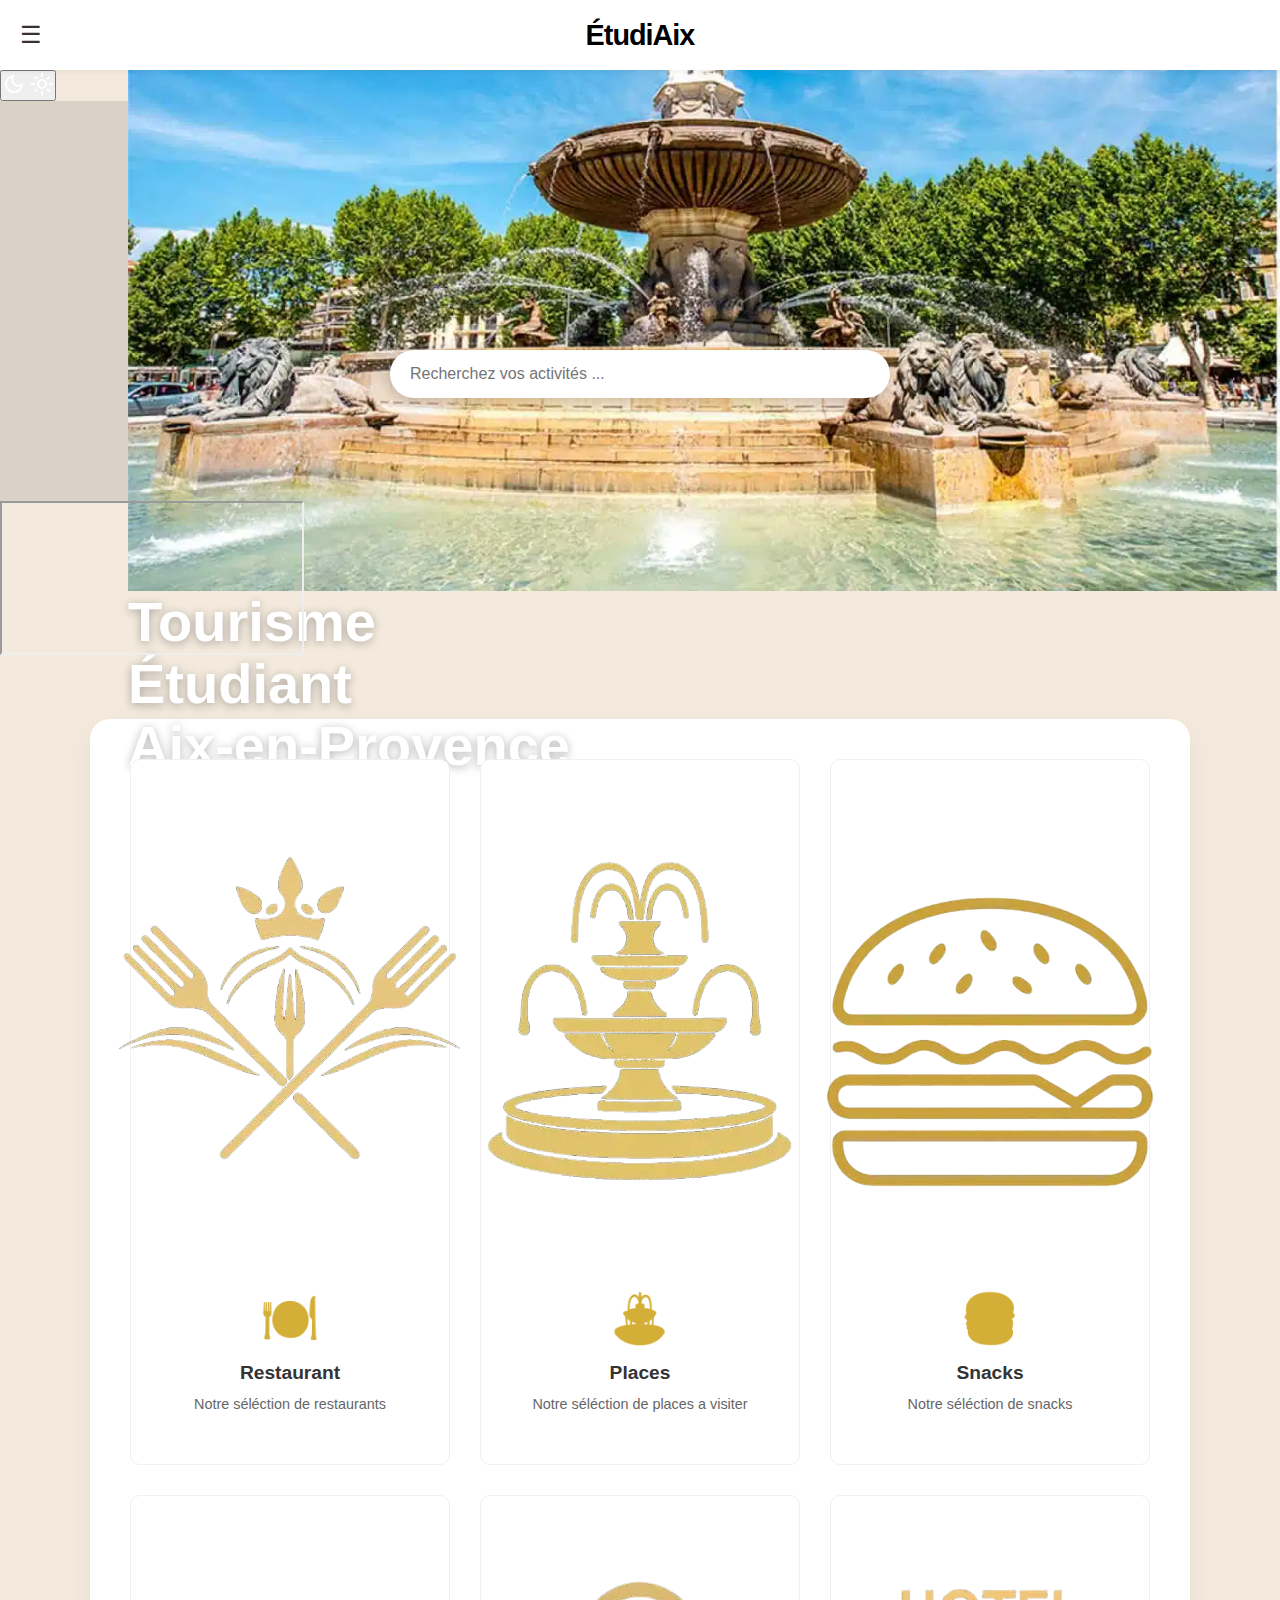
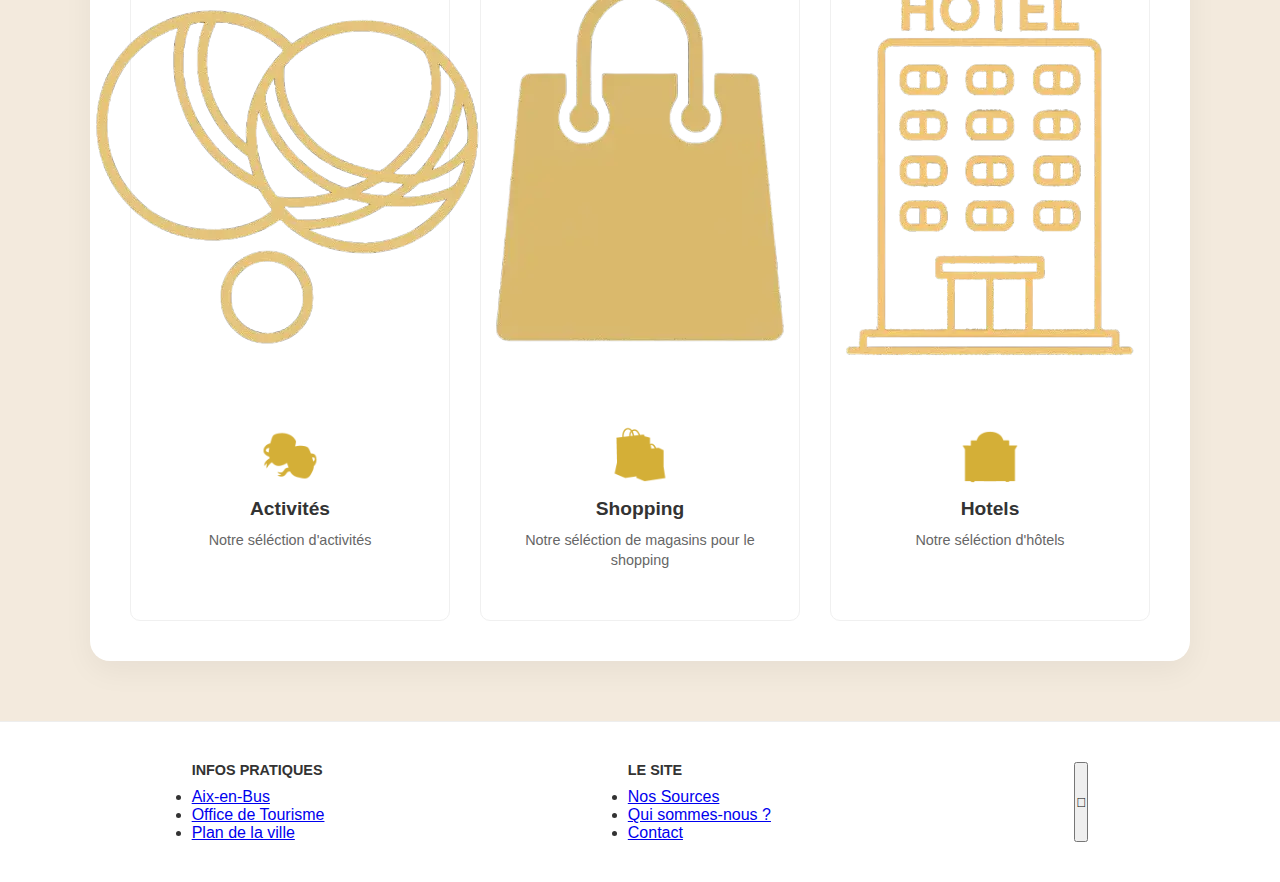
<file: Accueil/index.html>
<!DOCTYPE html>
<html lang="fr">
<head>
    <meta charset="UTF-8" />
    <meta name="viewport" content="width=device-width, initial-scale=1.0">
    <title>Page d'accueil</title>
    <link rel="stylesheet" href="accueil.css">
    <script type="module" src="global.js"></script>
    <link rel="icon" href="favicon.jpg">
    <meta name="description" content="Le site pour les bons plans étudiant sur Aix en Provence">
</head>

<body>
    <header>
        <button id="openMenu" title="menu">☰</button>
        <aside class="menu">
            <button class="close" title="Fermeture">×</button>
            <h2>Aix-Étudiants</h2>
            <h3>Menu.</h3>
            <hr>

            <ul>
                <li>
                    <span class="icon">★</span>
                    <div>
                        <p class="title">Restaurants</p>
                        <p class="desc">Meilleures adresses étudiantes.</p>
                    </div>
                    <a href="Resto/Resto.html" aria-label="Restaurant"></a>
                </li>

                <li>
                    <span class="icon">★</span>
                    <div>
                        <p class="title">Places à visiter</p>
                        <p class="desc">Le plus beau d'Aix-en-Provence.</p>
                    </div>
                    <a href="Lieux/Lieux.html" aria-label="Lieux"></a>
                </li>

                <li>
                    <span class="icon">★</span>
                    <div>
                        <p class="title">Snacks</p>
                        <p class="desc">Le moins cher pour manger</p>
                    </div>
                    <a href="Snacks/Snacks.html" aria-label="snacks"></a>
                </li>

                <li>
                    <span class="icon">★</span>
                    <div>
                        <p class="title">Activités</p>
                        <p class="desc">Pour bien s’amuser.</p>
                    </div>
                    <a href="Activités/Activités.html" aria-label="Activités"></a>
                </li>

                <li>
                    <span class="icon">★</span>
                    <div>
                        <p class="title">Shopping</p>
                        <p class="desc">Boutiques et centres d’achats</p>
                    </div>
                    <a href="Shopping/Shopping.html" aria-label="Shopping"></a>
                </li>

                <li>
                    <span class="icon">★</span>
                    <div>
                        <p class="title">Hotels</p>
                        <p class="desc">Dormir sur Aix-en-Provence.</p>
                    </div>
                    <a href="Hotel/hotel.html" aria-label="Hotel"></a>
                </li>
            </ul>

            <hr>

            <ul>
                <li>
                    <span class="icon">★</span>
                    <div>
                        <p class="title">Nous contacter</p>
                        <p class="desc">Une question ou autre ?</p>
                        <a href="formulaire.html" aria-label="Contact"></a>
                    </div>
                </li>

                <li>
                    <span class="icon">★</span>
                    <div>
                        <p class="title">Sources</p>
                        <p class="desc">Informations, sources utilisées</p>
                    </div>
                    <a href="Sources/Sources.html" aria-label="Source"></a>
                </li>
            </ul>
        </aside>
        <h1>ÉtudiAix</h1>

        <label for="search">Recherche :</label>
        <input id="search" type="search" placeholder="Recherchez vos activités ...">
    </header>

    <button id="switch" title="mode sombre">
        <svg xmlns="http://www.w3.org/2000/svg" height="24px" viewBox="0 -960 960 960" width="24px" fill="#FFFFFF"><path d="M480-120q-150 0-255-105T120-480q0-150 105-255t255-105q14 0 27.5 1t26.5 3q-41 29-65.5 75.5T444-660q0 90 63 153t153 63q55 0 101-24.5t75-65.5q2 13 3 26.5t1 27.5q0 150-105 255T480-120Zm0-80q88 0 158-48.5T740-375q-20 5-40 8t-40 3q-123 0-209.5-86.5T364-660q0-20 3-40t8-40q-78 32-126.5 102T200-480q0 116 82 198t198 82Zm-10-270Z"/></svg>
        <svg xmlns="http://www.w3.org/2000/svg" height="24px" viewBox="0 -960 960 960" width="24px" fill="#FFFFFF"><path d="M480-360q50 0 85-35t35-85q0-50-35-85t-85-35q-50 0-85 35t-35 85q0 50 35 85t85 35Zm0 80q-83 0-141.5-58.5T280-480q0-83 58.5-141.5T480-680q83 0 141.5 58.5T680-480q0 83-58.5 141.5T480-280ZM200-440H40v-80h160v80Zm720 0H760v-80h160v80ZM440-760v-160h80v160h-80Zm0 720v-160h80v160h-80ZM256-650l-101-97 57-59 96 100-52 56Zm492 496-97-101 53-55 101 97-57 59Zm-98-550 97-101 59 57-100 96-56-52ZM154-212l101-97 55 53-97 101-59-57Zm326-268Z"/></svg>
    </button>

    <main>

        <h2>
            <img src="photos/aix-rotonde-fond.webp" alt="Fontaine Aix-en-Provence">
            Tourisme <br> Étudiant <br> Aix-en-Provence
        </h2>
    
        <div class="video">
                <iframe src="https://www.youtube.com/embed/LIoTIsd1mMg" title="Aix-en-Provence" allowfullscreen></iframe>
        </div>
        
        <section>
            <article>
                <img src="photos/logo-restaurant.webp" alt="Icône Restaurant">
                <h3>Restaurant</h3>
                <p>Notre séléction de restaurants</p>
                <a href="Resto/Resto.html" aria-label="Resto"></a>
            </article>
            
            <article>
                <img src="photos/logo-places.webp" alt="Icône Places">
                <h3>Places</h3>
                <p>Notre séléction de places a visiter</p>
                <a href="Lieux/Lieux.html" aria-label="Lieux"></a>
            </article>
            
            <article>
                <img src="photos/logo-snacks.webp" alt="Icône snackou">
                <h3>Snacks</h3>
                <p>Notre séléction de snacks</p>
                <a href="Snacks/Snacks.html" aria-label="Snacks"></a>
            </article>
            
            <article>
                <img src="photos/logo-activite.webp" alt="Icône activity">
                <h3>Activités</h3>
                <p>Notre séléction d'activités</p>
                <a href="Activités/Activités.html" aria-label="Activités"></a>
            </article>
            
            <article>
                <img src="photos/logo-shopping.webp" alt="Icône Shopping">
                <h3>Shopping</h3>
                <p>Notre séléction de magasins pour le shopping</p>
                <a href="Shopping/Shopping.html" aria-label="Shopping"></a>
            </article>
            
            <article>
                <img src="photos/logo-hotel.webp" alt="Icône hotel">
                <h3>Hotels</h3>  
                <p>Notre séléction d'hôtels</p>
                <a href="Hotel/hotel.html" aria-label="Hotel"></a>
            </article>
        </section>
    </main>

    <footer>
        <div class="footer-col">
            <h4>Infos Pratiques</h4>
            <ul>
                <li><a href="https://www.aixenbus.fr/fr/">Aix-en-Bus</a></li>
                <li><a href="https://www.aixenprovencetourism.com/">Office de Tourisme</a></li>
                <li><a href="https://www.provenceweb.fr/f/bouches/aix/carte.htm">Plan de la ville</a></li>
            </ul>
        </div>

        <div class="footer-col">
            <h4>Le Site</h4>
            <ul>
                <li><a href="Sources/Sources.html">Nos Sources</a></li>
                <li><a href="https://github.com/Nisowaaa13100/Site-sea-102">Qui sommes-nous ?</a></li>
                <li><a href="formulaire.html">Contact</a></li>
            </ul>
        </div>
        <button onclick="topFunction()" id="bouton" title="Go to top">𖤂</button>
    </footer>

</body>
</html>
</file>
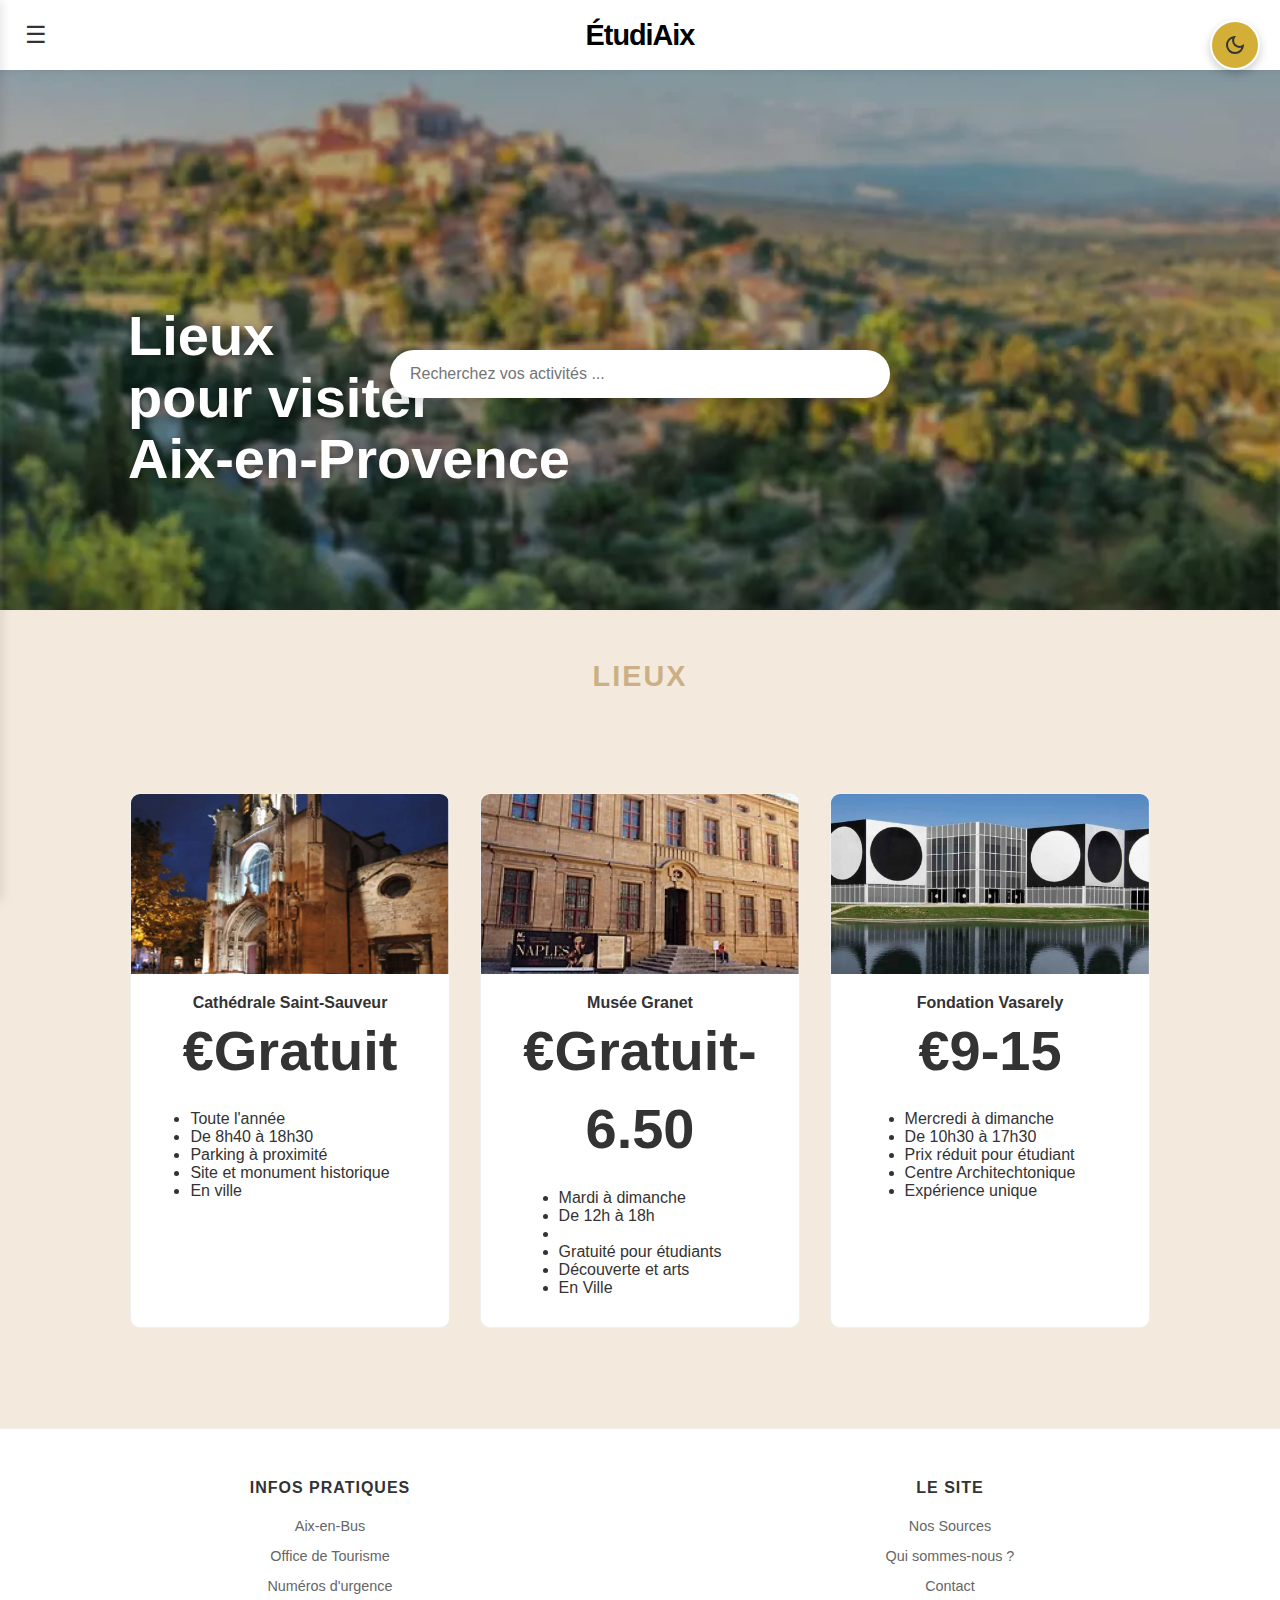
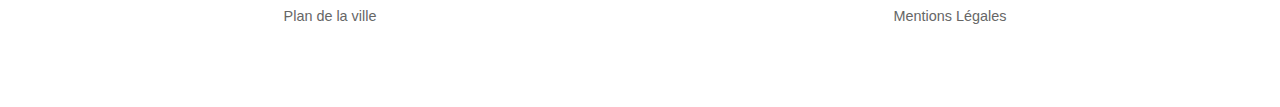
<file: Accueil/Lieux/Lieux.html>
<!DOCTYPE html>
<html lang="fr">
<head>
    <meta charset="UTF-8">
    <title>ÉtudiAix </title>
    <link rel="stylesheet" href="../global.css">
    <script type="module" src="../global.js" defer></script>
    <link rel="icon" href="../favicon.jpg">
    <meta name="description" content="Les lieux notables de Aix">

</head>
<body>
<header>
  <button id="openMenu">☰</button>
    <aside class="menu">
      <button class="close" title="Fermeture">×</button>
      <h2>Aix-Étudiants</h2>
      <h3>Menu.</h3>
    <hr>

      <ul>
          <li>
              <span class="icon">★</span>
              <div>
                  <p class="title">Accueil</p>
                  <p class="desc">Retour à l'accueil.</p>
              </div>
            <a href="../index.html" aria-label="index"></a>
          </li>
            <hr>
          <li>
              <span class="icon">★</span>
              <div>
                  <p class="title">Restaurants</p>
                  <p class="desc">Meilleures adresses étudiantes.</p>
              </div>
            <a href="../Resto/Resto.html"aria-label="resto"></a>
          </li>
          
          <li>
              <span class="icon">★</span>
              <div>
                  <p class="title">Snacks</p>
                  <p class="desc">Le moins cher pour manger</p>
              </div>
            <a href="../Snacks/Snacks.html"aria-label="snacks"></a>
          </li>

          <li>
              <span class="icon">★</span>
              <div>
                  <p class="title">Hotels</p>
                  <p class="desc">Dormir sur Aix-en-Provence.</p>
              </div>
            <a href="../Hotel/hotel.html"aria-label="hotel"></a>
          </li>

          <li>
              <span class="icon">★</span>
              <div>
                  <p class="title">Activités</p>
                  <p class="desc">Pour bien s’amuser.</p>
              </div>
            <a href="../Activités/Activités.html"aria-label="activity"></a>
          </li>

          <li>
              <span class="icon">★</span>
              <div>
                  <p class="title">Shopping</p>
                  <p class="desc">Boutiques et centres d’achats</p>
              </div>
              <a href="../Shopping/Shopping.html"aria-label="map"></a>
          </li>
                <hr>
              <li>
              <span class="icon">★</span>
              <div>
                  <p class="title">Nous contacter</p>
                  <p class="desc">Une question ou autre ?</p>
              </div>

          </li>
          <li>
              <span class="icon">★</span>
              <div>
                  <p class="title">Sources</p>
                  <p class="desc">Informations, sources utilisées</p>
              </div>
            <a href="../Sources/Sources.html" aria-label="map"></a>
          </li>
      </ul>
  </aside>
    <h1>ÉtudiAix</h1>
    <label for="search">Recherche :</label>
    <input id="search" type="search" placeholder="Recherchez vos activités ...">
    <button id="switch" title="mode sombre">
    <svg xmlns="http://www.w3.org/2000/svg" height="24px" viewBox="0 -960 960 960" width="24px" fill="#FFFFFF"><path d="M480-120q-150 0-255-105T120-480q0-150 105-255t255-105q14 0 27.5 1t26.5 3q-41 29-65.5 75.5T444-660q0 90 63 153t153 63q55 0 101-24.5t75-65.5q2 13 3 26.5t1 27.5q0 150-105 255T480-120Zm0-80q88 0 158-48.5T740-375q-20 5-40 8t-40 3q-123 0-209.5-86.5T364-660q0-20 3-40t8-40q-78 32-126.5 102T200-480q0 116 82 198t198 82Zm-10-270Z"/></svg>
    <svg xmlns="http://www.w3.org/2000/svg" height="24px" viewBox="0 -960 960 960" width="24px" fill="#FFFFFF"><path d="M480-360q50 0 85-35t35-85q0-50-35-85t-85-35q-50 0-85 35t-35 85q0 50 35 85t85 35Zm0 80q-83 0-141.5-58.5T280-480q0-83 58.5-141.5T480-680q83 0 141.5 58.5T680-480q0 83-58.5 141.5T480-280ZM200-440H40v-80h160v80Zm720 0H760v-80h160v80ZM440-760v-160h80v160h-80Zm0 720v-160h80v160h-80ZM256-650l-101-97 57-59 96 100-52 56Zm492 496-97-101 53-55 101 97-57 59Zm-98-550 97-101 59 57-100 96-56-52ZM154-212l101-97 55 53-97 101-59-57Zm326-268Z"/></svg>

</header>
<main>
    <h2>
    <img src="../photos/lieux-fond.webp" alt="Fontaine Aix-en-Provence">
    Lieux <br> pour visiter <br> Aix-en-Provence
    </h2>


    <h3>Lieux</h3>
    <section>
        <article>
            <img src="../photos/cathedrale-st-sauveur.webp" alt="Icône Restaurant">
        <h4>Cathédrale Saint-Sauveur</h4>
        <p><strong>€Gratuit</strong></p>
        <ul>
            <li>Toute l'année</li>
            <li>De 8h40 à 18h30</li>
            <li>Parking à proximité</li>
            <li>Site et monument historique</li>
            <li>En ville</li>
        </ul>
            </ul>
            <a href="https://www.google.com/maps/dir//Paroisse+Cath%C3%A9drale+Saint+Sauveur+Aix-en-Provence,+34+Pl.+des+Martyrs+de+la+Resistance,+13100+Aix-en-Provence/@43.3218919,5.3800553,14z/data=!4m9!4m8!1m0!1m5!1m1!1s0x12c98dbc9b493bbf:0x4a37ba4ce06ff195!2m2!1d5.4469168!2d43.5318125!3e0?entry=ttu&g_ep=EgoyMDI1MTIwOS4wIKXMDSoASAFQAw%3D%3D"aria-label="map"></a>
        </article>
        <article>
            <img src="../photos/musee-granet.webp" alt="Icône Restaurant">
        <h4>Musée Granet</h4>
        <p><strong>€Gratuit-6.50</strong></p>
        <ul>
            <li>Mardi à dimanche</li>
            <li>De 12h à 18h <li>
            <li>Gratuité pour étudiants</li>
            <li>Découverte et arts</li>
            <li>En Ville</li>
        </ul>
        </ul>
            </ul>
            <a href="https://www.google.com/maps?hl=fr&gl=fr&um=1&ie=UTF-8&fb=1&sa=X&geocode=KeVcbZG-kskSMaEE_ALbDqV3&daddr=Pl.+Saint-Jean+de+Malte,+13100+Aix-en-Provence"aria-label="map"></a>
        </article>
        <article>
            <img src="../photos/vasarely.webp" alt="Icône Restaurant">
            <h4>Fondation Vasarely</h4>
        <p><strong>€9-15</strong></p>
        <ul>
            <li>Mercredi à dimanche</li>
            <li>De 10h30 à 17h30</li>
            <li>Prix réduit pour étudiant</li>
            <li>Centre Architechtonique</li>
            <li>Expérience unique</li>
            </ul>
            <a href="https://www.google.com/maps?client=ubuntu&channel=fs&um=1&ie=UTF-8&fb=1&gl=fr&sa=X&geocode=KTfbYDNtjckSMYanUQ0Kmvfi&daddr=1+Av.+Marcel+Pagnol,+13090+Aix-en-Provence"aria-label="map"></a>
        </article>
    </section>
</main>
<footer>
   
    <div class="footer-col">
        <h4>Infos Pratiques</h4>
        <ul>
            <li><a href="#">Aix-en-Bus</a></li>
            <li><a href="#">Office de Tourisme</a></li>
            <li><a href="#">Numéros d'urgence</a></li>
            <li><a href="#">Plan de la ville</a></li>
        </ul>
    </div>

    <div class="footer-col">
        <h4>Le Site</h4>
        <ul>
            <li><a href="Sources/Sources.html">Nos Sources</a></li>
            <li><a href="#">Qui sommes-nous ?</a></li>
            <li><a href="#">Contact</a></li>
            <li><a href="#">Mentions Légales</a></li>
        </ul>
    </div>
    <button onclick="topFunction()" id="bouton" title="Go to top">𖤂</button>
</footer>
</body>
</html>
</file>
<file: Accueil/accueil.css>
/*Debut Menu Hamburger*/
.menu {
    display: none;
    position: fixed;
    top: 0;
    left: 0;
    width: 320px;
    height: 100%;
    background: white;
    padding: 20px;
    border-radius: 0 10px 10px 0;
    box-shadow: 0 4px 20px rgba(0,0,0,0.2);
    overflow-y: auto;
}

.menu.open {
    display: block;
}

#openMenu {
    font-size: 28px;
    background: none;
    border: none;
    cursor: pointer;
}

.close {
    background: none;
    border: none;
    font-size: 26px;
    cursor: pointer;
}
/*fin Menu Hamburger*/

/* --- RESET ET VARIABLES GLOBALES --- */
:root {
    --primary-gold: #d4af37;      /* La couleur dorée des icônes */
    --secondary-gold: #e5c975;
    --bg-beige: #f3eadd;          /* Le fond beige de la section principale */
    --text-dark: #333333;
    --text-grey: #666666;
    --white: #ffffff;
    --font-main: 'Helvetica Neue', Helvetica, Arial, sans-serif;
}

* {
    box-sizing: border-box;
    margin: 0;
    padding: 0;
}

body {
    font-family: var(--font-main);
    background-color: var(--bg-beige);
    color: var(--text-dark);
    overflow-x: hidden;
}

/* --- HEADER (Barre blanche du haut) --- */
header {
    background-color: var(--white);
    height: 70px;
    display: flex;
    align-items: center;
    justify-content: center; /* Centre le logo */
    position: relative;
    z-index: 100;
    box-shadow: 0 2px 5px rgba(0,0,0,0.05);
}

/* Le bouton Menu Burger */
#openMenu {
    position: absolute;
    left: 20px;
    background: none;
    border: none;
    font-size: 1.5rem;
    cursor: pointer;
    color: var(--text-dark);
}

/* Le Logo "ÉtudiAix" */
header h1 {
    font-size: 1.8rem;
    font-weight: 800;
    color: black;
    letter-spacing: -1px;
}

/* Image vide dans le header (nettoyage) */
header img {
    display: none;
}

/* --- BARRE DE RECHERCHE (Positionnement Spécial) --- */
/* Problème : Dans le HTML, l'input est dans le header.
   Design : Il doit être sur l'image de fond (Hero).
   Solution : Position absolue pour le sortir du header visuellement.
*/
header label {
    display: none; /* On cache le label textuel */
}

#search {
    position: absolute;
    top: 350px; /* Descend la barre sur l'image */
    left: 50%;
    transform: translateX(-50%);
    width: 60%;
    max-width: 500px;
    padding: 15px 20px;
    border-radius: 30px;
    border: none;
    box-shadow: 0 4px 15px rgba(0,0,0,0.2);
    font-size: 1rem;
    z-index: 10;
    outline: none;
}

/* --- MENU LATÉRAL (Aside) --- */
.menu {
    position: fixed;
    top: 0;
    left: 0;
    width: 300px;
    height: 100vh;
    background: var(--white);
    padding: 20px;
    box-shadow: 2px 0 10px rgba(0,0,0,0.1);
    transform: translateX(-100%); /* Caché par défaut */
    transition: transform 0.3s ease;
    z-index: 200;
    overflow-y: auto;
}

/* Classe à ajouter via JS pour ouvrir le menu : .menu.active */
.menu.open {
    transform: translateX(0);
}

.menu .close {
    background: none;
    border: none;
    font-size: 2rem;
    float: right;
    cursor: pointer;
}

.menu h2 {
    margin-top: 10px;
    color: var(--primary-gold);
}

.menu ul {
    list-style: none;
    margin-top: 20px;
}

.menu li {
    display: flex;
    align-items: center;
    margin-bottom: 20px;
    padding-bottom: 10px;
    border-bottom: 1px solid #eee;
}

.menu .icon {
    color: var(--primary-gold);
    font-size: 1.2rem;
    margin-right: 10px;
}

.menu .title {
    font-weight: bold;
    font-size: 0.9rem;
}

.menu .desc {
    font-size: 0.75rem;
    color: var(--text-grey);
}

.menu button {
    margin-left: auto;
    background: var(--primary-gold);
    color: white;
    border: none;
    padding: 5px 10px;
    border-radius: 5px;
    cursor: pointer;
    font-size: 0.8rem;
}

/* --- HERO SECTION (Partie Tourisme Étudiant) --- */
/* On utilise le HR ou le début du Main pour créer le fond */
main {
    position: relative;
    width: 100%;
}

/* Le titre H2 "Tourisme Étudiant..." */
main h2 {
    /* Image de fond de la fontaine Rotonde */
    background-image: linear-gradient(rgba(0,0,0,0.1), rgba(0,0,0,0.1)), url('https://upload.wikimedia.org/wikipedia/commons/e/e8/La_Rotonde_Aix-en-Provence.jpg'); 
    background-size: cover;
    background-position: center;
    height: 400px; /* Hauteur de la zone image */
    display: flex;
    flex-direction: column;
    justify-content: center;
    padding-left: 10%;
    color: var(--white);
    font-size: 3.5rem;
    line-height: 1.1;
    text-shadow: 0 2px 10px rgba(0,0,0,0.3);
    margin-bottom: 0;
}

/* --- CONTENEUR DES CARTES (Section blanche) --- */
main section {
    background-color: var(--white);
    width: 90%;
    max-width: 1100px;
    margin: 60px auto; /* Marge haut pour laisser place à la barre de recherche */
    border-radius: 20px;
    padding: 40px;
    display: grid;
    grid-template-columns: repeat(auto-fit, minmax(280px, 1fr));
    gap: 30px;
    box-shadow: 0 10px 30px rgba(0,0,0,0.05);
}

/* --- LES CARTES (Article) --- */
article {
    border: 1px solid #f0f0f0;
    border-radius: 10px;
    padding: 30px 20px;
    text-align: center;
    transition: transform 0.2s ease, box-shadow 0.2s ease;
    display: flex;
    flex-direction: column;
    align-items: center;
    background: #fff;
}

article:hover {
    transform: translateY(-5px);
    box-shadow: 0 5px 15px rgba(0,0,0,0.1);
    border-color: var(--secondary-gold);
}

/* Simulation des icônes dorées avec des émojis stylisés via ::before */
/* Puisque le HTML n'a pas d'images, on utilise CSS pour ajouter l'icone */
article h3::before {
    display: block;
    font-size: 3rem;
    margin-bottom: 15px;
    /* Astuce : on rend l'emoji "doré" (ne marche pas sur tous les navigateurs, fallback couleur normale) */
    text-shadow: 0 0 0 var(--primary-gold); 
    color: transparent; 
}

/* Assignation d'icônes spécifiques par ordre d'apparition */
article:nth-of-type(1) h3::before { content: "🍽️"; } /* Restaurant */
article:nth-of-type(2) h3::before { content: "⛲"; } /* Places */
article:nth-of-type(3) h3::before { content: "🍔"; } /* Snacks */
article:nth-of-type(4) h3::before { content: "🎭"; } /* Activités */
article:nth-of-type(5) h3::before { content: "🛍️"; } /* Shopping */
article:nth-of-type(6) h3::before { content: "🏨"; } /* Hotels */

article h3 {
    font-size: 1.2rem;
    margin-bottom: 10px;
    color: var(--text-dark);
}

article p {
    font-size: 0.9rem;
    color: var(--text-grey);
    margin-bottom: 20px;
    line-height: 1.4;
}

/* Bouton "+ info" masqué par défaut comme sur le design, 
   ou stylisé discrètement. Sur l'image modèle, il n'y a pas de boutons visibles sur les cartes,
   mais le HTML en a. Je vais les cacher pour coller au visuel de l'image. */
article button {
    display: none; 
}

/* --- FOOTER --- */
footer {
    background-color: var(--white);
    padding: 40px;
    display: flex;
    justify-content: space-around;
    border-top: 1px solid #eee;
}

footer h4 {
    font-size: 0.9rem;
    text-transform: uppercase;
    color: var(--text-dark);
    margin-bottom: 10px;
}

/* Cacher les lignes horizontales standard */
hr {
    display: none;
}

/* --- RESPONSIVE MOBILE --- */
@media (max-width: 768px) {
    main h2 {
        font-size: 2.5rem;
        padding-left: 20px;
        height: 300px;
    }

    #search {
        top: 260px; /* Ajustement position mobile */
        width: 90%;
    }

    main section {
        margin-top: 50px;
        padding: 20px;
        grid-template-columns: 1fr;
    }
    
    footer {
        flex-direction: column;
        text-align: center;
        gap: 20px;
    }
}
</file>
<file: Accueil/global.css>
/* ==========================================================================
   VARIABLES GLOBALES
   ========================================================================== */
:root {
    --primary-gold: #d4af37;
    --secondary-gold: #e5c975;
    --bg-beige: #f3eadd;
    --text-dark: #333333;
    --text-grey: #666666;
    --white: #ffffff;
    --font-main: 'Helvetica Neue', Helvetica, Arial, sans-serif;
}

/* ==========================================================================
   RESET
   ========================================================================== */
* {
    box-sizing: border-box;
    margin: 0;
    padding: 0;
}

body {
    font-family: var(--font-main);
    background-color: var(--bg-beige);
    color: var(--text-dark);
    overflow-x: hidden;
}

/* ==========================================================================
   HEADER
   ========================================================================== */
header {
    background-color: var(--white);
    height: 70px;
    display: flex;
    align-items: center;
    justify-content: center;
    position: relative;
    z-index: 100;
    box-shadow: 0 2px 5px rgba(0, 0, 0, 0.05);
}

header h1 {
    font-size: 1.8rem;
    font-weight: 800;
    color: black;
    letter-spacing: -1px;
}

header label {
    display: none;
}

/* Bouton hamburger */
#openMenu {
    position: absolute;
    left: 20px;
    background: none;
    border: none;
    font-size: 1.5rem;
    cursor: pointer;
    color: var(--text-dark);
    padding: 5px;
    transition: opacity 0.2s ease;
}

#openMenu:hover {
    opacity: 0.7;
}

/* ==========================================================================
   MENU LATÉRAL (HAMBURGER)
   ========================================================================== */
.menu {
    position: fixed;
    top: 0;
    left: 0;
    width: 300px;
    height: 100vh;
    background: var(--white);
    padding: 20px;
    box-shadow: 2px 0 10px rgba(0, 0, 0, 0.1);
    transform: translateX(-100%);
    transition: transform 0.3s ease;
    z-index: 200;
    overflow-y: auto;
}

.menu.open {
    transform: translateX(0);
}

.menu .close {
    background: none;
    border: none;
    font-size: 2rem;
    float: right;
    cursor: pointer;
    color: var(--text-dark);
    transition: opacity 0.2s ease;
}

.menu .close:hover {
    opacity: 0.7;
}

.menu h2 {
    margin-top: 10px;
    color: var(--primary-gold);
    clear: both;
}

.menu ul {
    list-style: none;
    margin-top: 20px;
}

.menu li {
    position: relative;
    display: flex;
    align-items: center;
    margin-bottom: 20px;
    padding: 15px 10px;
    border-bottom: 1px solid #eee;
    border-radius: 10px;
    cursor: pointer;
    transition: transform 0.2s ease, box-shadow 0.2s ease, border-color 0.2s ease;
}

.menu li:hover {
    transform: translateY(-3px);
    box-shadow: 0 5px 15px rgba(0, 0, 0, 0.1);
    border-color: var(--secondary-gold);
}

.menu li a {
    position: absolute;
    top: 0;
    left: 0;
    width: 100%;
    height: 100%;
    z-index: 10
}

.menu .icon {
    color: var(--primary-gold);
    font-size: 1.2rem;
    margin-right: 10px;
}

.menu .title {
    font-weight: bold;
    font-size: 0.9rem;
}

.menu .desc {
    font-size: 0.75rem;
    color: var(--text-grey);
}

.menu button {
    margin-left: auto;
    background: var(--primary-gold);
    color: white;
    border: none;
    padding: 5px 10px;
    border-radius: 5px;
    cursor: pointer;
    font-size: 0.8rem;
    transition: background-color 0.2s ease;
}

/* ==========================================================================
   BARRE DE RECHERCHE
   ========================================================================== */
#search {
    position: absolute;
    top: 350px;
    left: 50%;
    transform: translateX(-50%);
    width: 60%;
    max-width: 500px;
    padding: 15px 20px;
    border-radius: 30px;
    border: none;
    box-shadow: 0 4px 15px rgba(0, 0, 0, 0.2);
    font-size: 1rem;
    z-index: 10;
    outline: none;
}

/* ==========================================================================
   IMAGE DE FOND
   ========================================================================== */
main {
    position: relative;
    width: 100%;
}

main h2 {
    position: relative;
    height: 60vh;
    display: flex;
    flex-direction: column;
    justify-content: flex-end;
    padding-bottom: 120px;
    padding-left: 10%;
    color: var(--white);
    font-size: 3.5rem;
    line-height: 1.1;
    text-shadow: 0 2px 10px rgba(0, 0, 0, 0.4);
    margin-bottom: 0;
    overflow: hidden;
}

main h2 img {
    position: absolute;
    top: 0;
    left: 0;
    width: 100%;
    height: 100%;
    object-fit: cover;
    z-index: -1;
    filter: brightness(0.7);
}

main h3 {
    text-align: center;
    color: #cbb085; /* Doré mat */
    font-size: 1.8rem;
    letter-spacing: 2px;
    margin: 50px 0 30px 0;
    text-transform: uppercase;
}

/* ==========================================================================
   CARTES
   ========================================================================== */
main section {
    width: 90%;
    max-width: 1100px;
    margin: 60px auto;
    border-radius: 20px;
    padding: 40px;
    display: grid;
    grid-template-columns: repeat(auto-fit, minmax(280px, 1fr));
    gap: 30px;
}

article {
    position: relative;
    border: 1px solid #f0f0f0;
    border-radius: 10px;
    padding: 0 0 30px 0;
    text-align: center;
    transition: transform 0.2s ease, box-shadow 0.2s ease;
    display: flex;
    flex-direction: column;
    align-items: center;
    background: #fff;
    overflow: hidden;
}

article:hover {
    transform: translateY(-5px);
    box-shadow: 0 5px 15px rgba(0, 0, 0, 0.1);
    border-color: var(--secondary-gold);
}

article a {
    position: absolute;
    top: 0;
    left: 0;
    width: 100%;
    height: 100%;
    z-index: 10;
}

article img {
    width: 100%;        
    height: 180px;        
    object-fit: cover;    
    display: block;
    margin-bottom: 20px; 
    filter: none !important;
}

article h3 {
    font-size: 2.2rem;
    margin-bottom: 10px;
    color: var(--text-dark);
}

article p {
    font-size: 3.5rem;
    color: var(--text-black);
    margin-bottom: 20px;
    line-height: 1.4;
}

article li {
    text-align: left;
    }

/* ==========================================================================
   FOOTER
   ========================================================================== */
footer {
    background-color: var(--white);
    padding: 50px 20px;
    border-top: 1px solid #eee;
    display: flex;
    justify-content: space-around;
    align-items: flex-start;
    flex-wrap: wrap;
}

.footer-col {
    flex: 1;
    min-width: 200px;
    text-align: center;
    margin-bottom: 20px;
}

.footer-col h4 {
    font-size: 1rem;
    text-transform: uppercase;
    color: var(--text-dark);
    margin-bottom: 20px;
    font-weight: 800;
    letter-spacing: 1px;
}

.footer-col ul {
    list-style: none;
    padding: 0;
    margin: 0;
}

.footer-col li {
    margin-bottom: 12px;
}

.footer-col a {
    text-decoration: none;
    color: var(--text-grey);
    font-size: 0.9rem;
    transition: color 0.3s ease;
}

.footer-col a:hover {
    color: var(--primary-gold);
}

/* ==========================================================================
   RETOUR TOP ET THEME SWITCH
   ========================================================================== */

#bouton {
  display: none; /* Hidden by default */
  position: fixed; /* Fixed/sticky position */
  bottom: 20px; /* Place the button at the bottom of the page */
  right: 30px; /* Place the button 30px from the right */
  z-index: 99; /* Make sure it does not overlap */
  border: none; /* Remove borders */
  outline: none; /* Remove outline */
  background-color: var(--primary-gold); /* Set a background color */
  color: var(--white); /* Text color */
  cursor: pointer; /* Add a mouse pointer on hover */
  padding: 0; /* Some padding */
  width: 50px;
  border-radius: 50%;
  font-size: 24px;
  line-height : 50px;
  text-align: center;
  box-shadow: 0 4px 10px rgba(0,0,0,0.2);
  transition: all 0.3s ease;
}

#bouton:hover {
  background-color: var(--secondary-gold) ;
}

/* ==========================================================================
   BOUTON THEME SWITCH (MODIFIÉ)
   ========================================================================== */
#switch {
    height: 50px;
    width: 50px;
    padding: 0;
    border-radius: 50%;
    background-color: var(--primary-gold);
    border: 2px solid var(--white);
    display: flex;
    justify-content: center;
    align-items: center;
    position: fixed;
    top: 20px;
    right: 20px;
    z-index: 1001; /* Z-index élevé pour être sûr d'être au-dessus du header */
    cursor: pointer;
    box-shadow: 0 4px 10px rgba(0,0,0,0.2);
    transition: all 0.3s ease;
}

#switch:hover {
    transform: scale(1.05);
}

#switch svg {
    fill: var(--text-dark);
    transition: fill 0.3s ease;
}

#switch svg:last-child {
    display: none;
}


body.darkmode #switch {
    background-color: #2a2a2a;
    border-color: var(--primary-gold); 
}


body.darkmode #switch svg {
    fill: var(--primary-gold);
}


body.darkmode #switch svg:first-child {
    display: none;
}
body.darkmode #switch svg:last-child {
    display: block;
}

/* ==========================================================================
   MODE SOMBRE (TEXTE BLANC)
   ========================================================================== */

/* 1. Redéfinition des couleurs principales pour le thème sombre */
body.darkmode {
    /* Fond général très foncé (charbon) */
    --bg-beige: #1a1a1a;
    /* Les conteneurs deviennent transparents ou de la même couleur que le fond */
    --white: #1a1a1a;
    
    /* ICI : On force le blanc pur pour le texte */
    --text-dark: #ffffff;
    --text-grey: #ffffff; 
    
    /* Le doré reste le doré pour les bordures */
    --primary-gold: #d4af37;
}

/* 2. Ajustements structurels pour le mode sombre */

/* Header */
body.darkmode header {
    box-shadow: none;
    border-bottom: 1px solid #333;
}

body.darkmode header h1 {
    color: #ffffff; /* Titre du site en blanc */
}

/* Le conteneur principal de la grille */
body.darkmode main section {
    background-color: transparent;
    box-shadow: none;
}

/* --- STYLE DES CARTES (ARTICLES) --- */
body.darkmode article {
    background-color: transparent;
    border: 1px solid var(--primary-gold); /* On garde la bordure dorée pour le style */
    box-shadow: none;
}

body.darkmode article:hover {
    transform: translateY(-5px);
    background-color: rgba(255, 255, 255, 0.05); /* Léger fond blanc au survol */
}

/* Titres des cartes (H3) EN BLANC */
body.darkmode article h3 {
    color: #ffffff; /* Blanc pur */
    text-transform: uppercase;
    letter-spacing: 1px;
    font-weight: 600;
}

/* Paragraphes des cartes EN BLANC */
body.darkmode article p {
    color: #ffffff; /* Blanc pur */
    opacity: 0.8; /* Légère transparence pour ne pas agresser les yeux, mais reste blanc */
}

/* --- LES ICONES DES CARTES --- */
body.darkmode article img {
    filter: brightness(0) saturate(100%) invert(76%) sepia(37%) saturate(698%) hue-rotate(5deg) brightness(92%) contrast(89%);
}

/* --- FOOTER --- */
body.darkmode footer {
    background-color: #141414;
    border-top: 1px solid #333;
}

/* Titres et liens du footer en blanc */
body.darkmode .footer-col h4,
body.darkmode .footer-col a {
    color: #ffffff;
}

body.darkmode .footer-col a:hover {
    color: var(--primary-gold); /* Petit effet doré au survol du lien uniquement */
}

/* --- MENU HAMBURGER --- */
body.darkmode .menu {
    background-color: #1a1a1a;
    border-right: 1px solid var(--primary-gold);
}
body.darkmode .menu li {
    border-bottom: 1px solid #333;
}
body.darkmode .menu .close,
body.darkmode .menu .title,
body.darkmode .menu .desc,
body.darkmode .menu .icon {
    color: #ffffff; /* Tout le texte du menu en blanc */
}

/* Champ de recherche en mode sombre */
body.darkmode #search {
    background-color: #2a2a2a; /* Gris foncé SOLIDE (pas de transparence) */
    color: #ffffff;            /* Texte blanc */
    border: 1px solid var(--primary-gold);
}

body.darkmode #search::placeholder {
    color: #bbbbbb;
}
/* Force le grand titre sur l'image à rester blanc en mode sombre */
body.darkmode main h2 {
    color: #ffffff;
    /* On renforce un peu l'ombre du texte pour qu'il ressorte bien sur l'image */
    text-shadow: 0 2px 10px rgba(0, 0, 0, 0.9);
}

/* ==========================================================================
   PAGE SOURCES (SPÉCIFIQUE)
   ========================================================================== */

/* Ciblage ultra-précis pour ne pas casser les autres pages */
#pagesource section {
    display: block;     
    width: 90%;         
    max-width: 900px;   
    margin: 40px auto;  
    background-color: var(--white); 
    padding: 50px;       
    border-radius: 40px; 
    border: 1px solid var(--primary-gold);
    box-shadow: 0 10px 40px rgba(0, 0, 0, 0.05); 
}

/* On stylise l'intérieur du bloc */
#pagesource section div {
    background: transparent; 
    padding: 0;
    border: none;
}

/* On aligne le texte proprement */
#pagesource h4 {
    margin-top: 20px;
    color: var(--primary-gold);
    text-transform: uppercase;
}

#pagesource p {
    margin-bottom: 20px;
    line-height: 1.6;
}

/* --- AJUSTEMENT MODE SOMBRE --- */
body.darkmode #pagesource section {
    background-color: #252525; 
    box-shadow: none;
}
</file>
